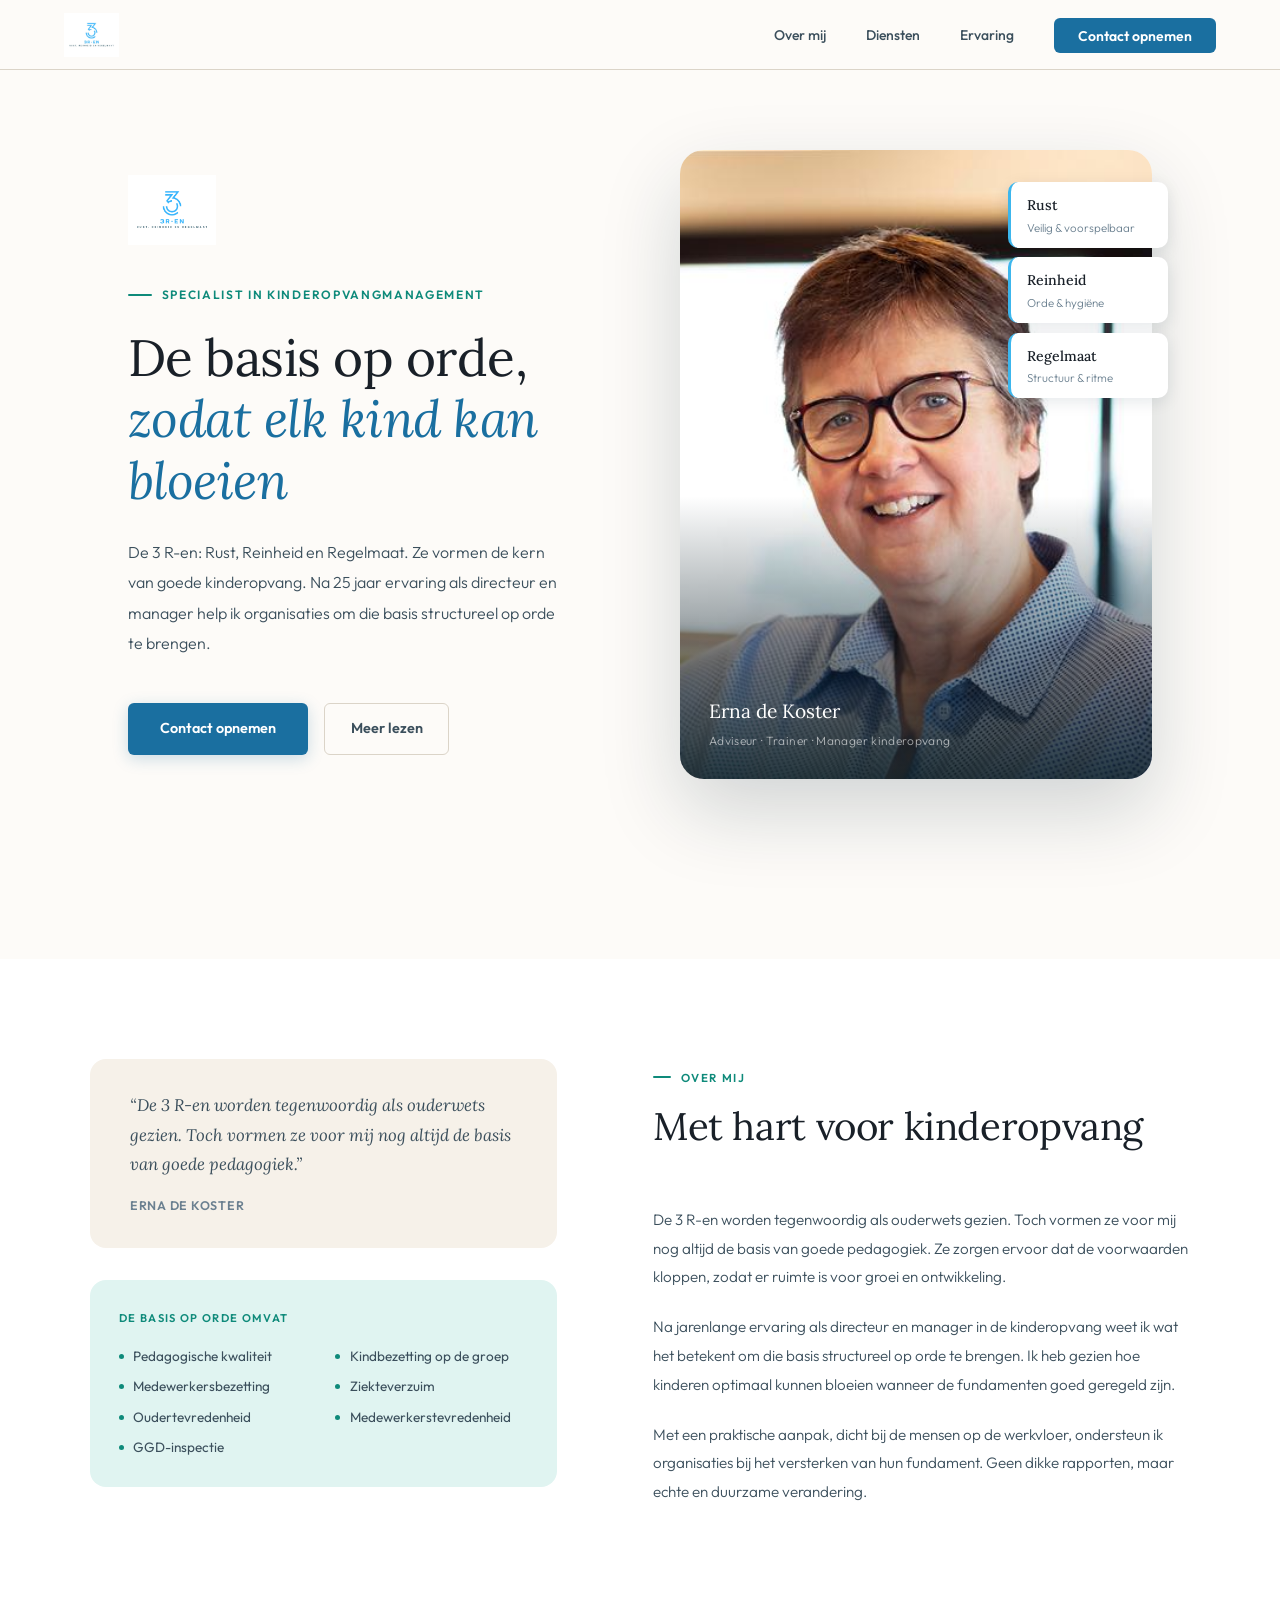
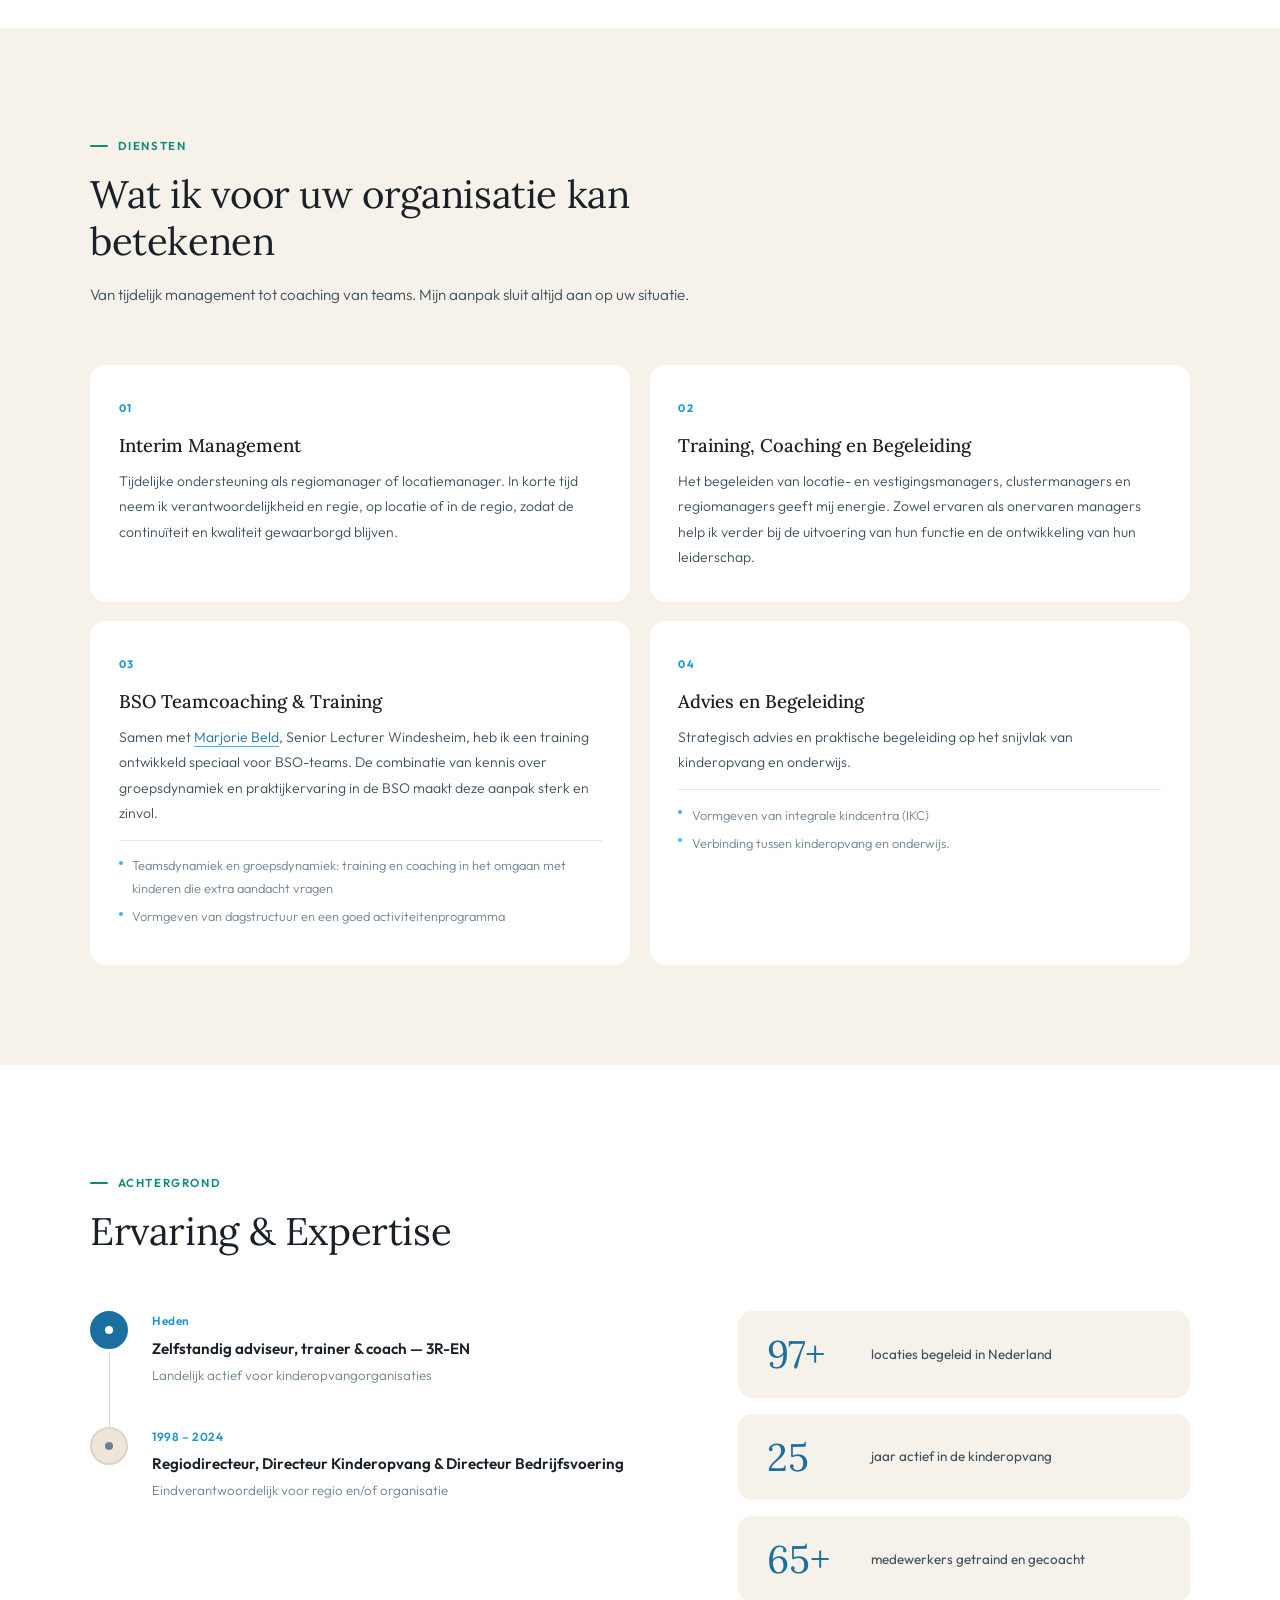
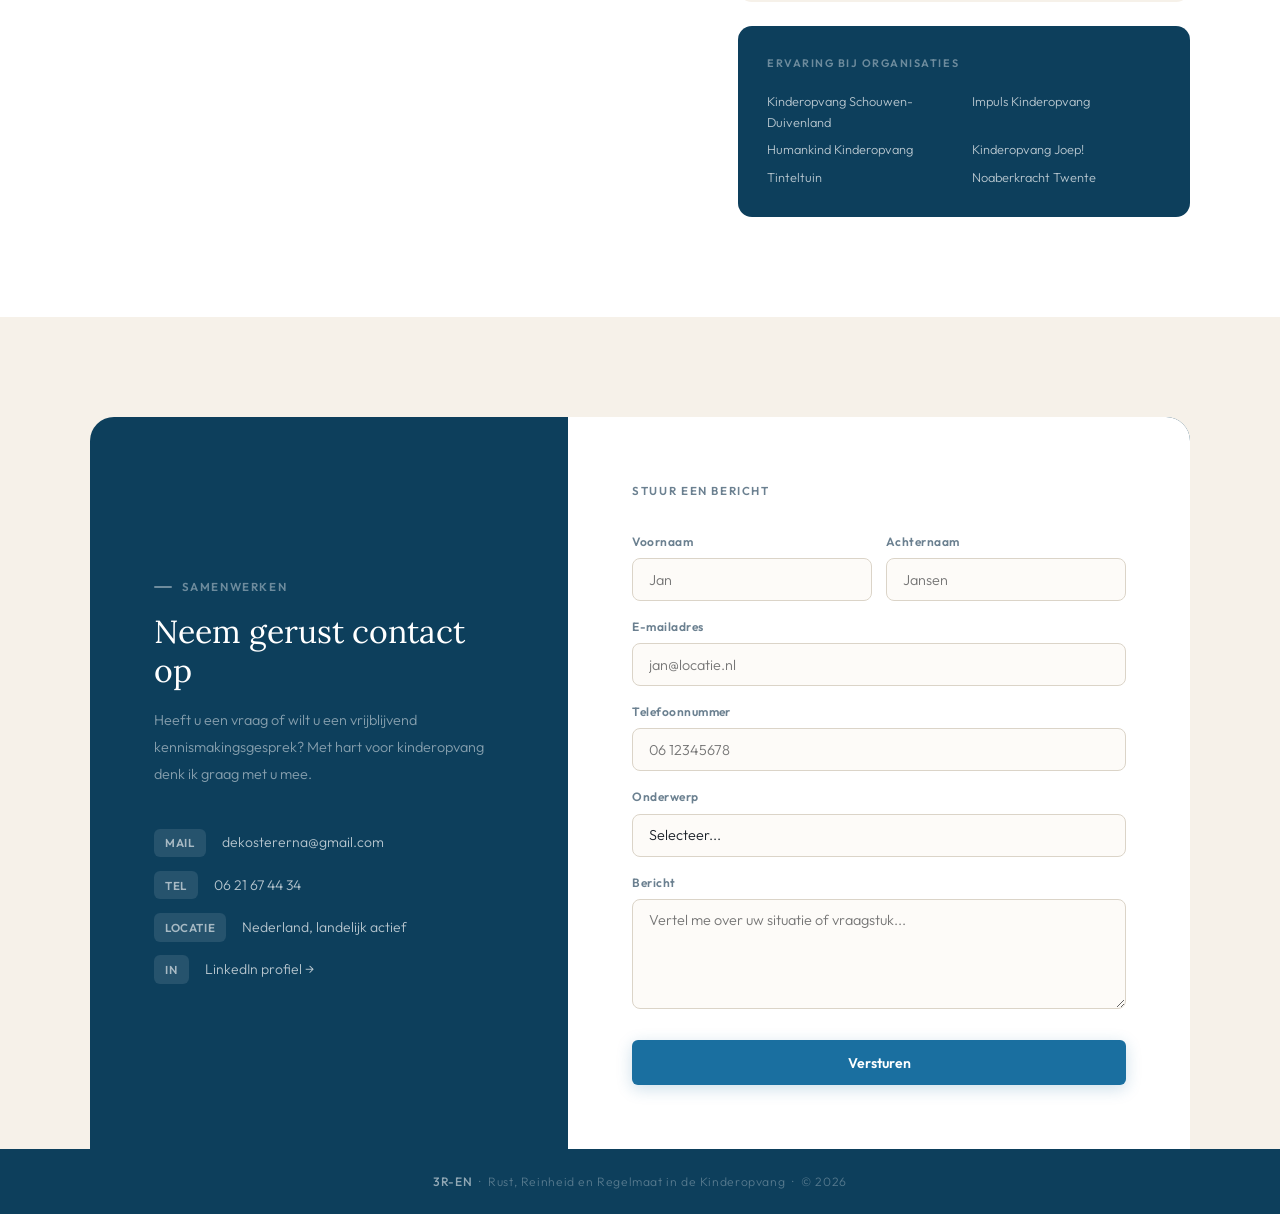
<file: index.html>
<!DOCTYPE html>
<html lang="nl">
<head>
  <meta charset="UTF-8" />
  <meta name="viewport" content="width=device-width, initial-scale=1.0" />
  <title>3R-EN | Interim Management, Training en Advies Kinderopvang</title>
  <meta name="description" content="Kinderopvang die écht werkt. Vanuit 25 jaar praktijkervaring help ik organisaties door heel Nederland met interim management, training en advies. Praktisch, dicht bij de werkvloer en gericht op duurzame verandering." />
  <meta name="keywords" content="kinderopvang training, kinderopvang advies, interim management kinderopvang, BSO teamcoaching, kinderopvang management, integrale kindcentra, kinderopvang consultant, trainer kinderopvang Nederland" />
  <meta name="author" content="Erna de Koster - 3R-EN" />
  <meta property="og:title" content="3R-EN | Training en Advies voor Kinderopvang" />
  <meta property="og:description" content="Kinderopvang die écht werkt. Vanuit 25 jaar praktijkervaring help ik organisaties door heel Nederland met interim management, training en advies." />
  <meta property="og:url" content="https://3r-en.nl" />
  <meta property="og:type" content="website" />
  <link rel="preconnect" href="https://fonts.googleapis.com" />
  <link rel="preconnect" href="https://fonts.gstatic.com" crossorigin />
  <link href="https://fonts.googleapis.com/css2?family=Lora:ital,wght@0,400;0,500;1,400;1,500&family=Outfit:wght@300;400;500;600&display=swap" rel="stylesheet" />
  <link rel="icon" href="images/favicon.ico" type="image/x-icon" />
  <link rel="stylesheet" href="css/style.css" />
</head>
<body>

<nav>
  <div class="nav-logo"><img src="images/logo.jpeg" alt="3R-EN" /></div>
  <button class="nav-hamburger" onclick="toggleMenu()" aria-label="Menu openen">&#9776;</button>
  <ul class="nav-links" id="nav-links">
    <li><a href="#over-mij">Over mij</a></li>
    <li><a href="#diensten">Diensten</a></li>
    <li><a href="#ervaring">Ervaring</a></li>
    <li><a href="#contact" class="nav-cta">Contact opnemen</a></li>
  </ul>
</nav>

<section class="hero" id="home">
  <div class="hero-inner">
    <div class="hero-text">
      <div class="hero-logo">
        <img src="images/logo-nav.jpeg" alt="3R-EN logo" />
      </div>
      <div class="hero-eyebrow">Specialist in kinderopvangmanagement</div>
      <h1>De basis op orde,<br><em>zodat elk kind kan bloeien</em></h1>
      <p class="hero-lead">De 3 R-en: Rust, Reinheid en Regelmaat. Ze vormen de kern van goede kinderopvang. Na 25 jaar ervaring als directeur en manager help ik organisaties om die basis structureel op orde te brengen.</p>
      <div class="hero-actions">
        <a href="#contact" class="btn btn-primary">Contact opnemen</a>
        <a href="#over-mij" class="btn btn-ghost">Meer lezen</a>
      </div>
    </div>
    <div class="hero-photo-wrap">
      <div class="hero-photo-card">
        <img src="images/foto-erna.jpeg" alt="Erna de Koster" />
        <div class="hero-photo-badge">
          <div class="hero-photo-name">Erna de Koster</div>
          <div class="hero-photo-role">Adviseur &middot; Trainer &middot; Manager kinderopvang</div>
        </div>
      </div>
      <div class="hero-pillars">
        <div class="pillar-chip">
          <div class="pillar-chip-name">Rust</div>
          <div class="pillar-chip-desc">Veilig &amp; voorspelbaar</div>
        </div>
        <div class="pillar-chip">
          <div class="pillar-chip-name">Reinheid</div>
          <div class="pillar-chip-desc">Orde &amp; hygi&euml;ne</div>
        </div>
        <div class="pillar-chip">
          <div class="pillar-chip-name">Regelmaat</div>
          <div class="pillar-chip-desc">Structuur &amp; ritme</div>
        </div>
      </div>
    </div>
  </div>
</section>

<section class="about" id="over-mij">
  <div class="container">
    <div class="about-grid">
      <div class="about-left fade">
        <div class="quote-block">
          <div class="quote-text">&ldquo;De 3 R-en worden tegenwoordig als ouderwets gezien. Toch vormen ze voor mij nog altijd de basis van goede pedagogiek.&rdquo;</div>
          <div class="quote-attr">Erna de Koster</div>
        </div>
        <div class="basis-block">
          <div class="basis-label">De basis op orde omvat</div>
          <ul class="basis-list">
            <li>Pedagogische kwaliteit</li>
            <li>Kindbezetting op de groep</li>
            <li>Medewerkersbezetting</li>
            <li>Ziekteverzuim</li>
            <li>Oudertevredenheid</li>
            <li>Medewerkerstevredenheid</li>
            <li>GGD-inspectie</li>
          </ul>
        </div>
      </div>
      <div class="about-content fade d1">
        <div class="kicker">Over mij</div>
        <h2 class="section-title">Met hart voor kinderopvang</h2>
        <p>De 3 R-en worden tegenwoordig als ouderwets gezien. Toch vormen ze voor mij nog altijd de basis van goede pedagogiek. Ze zorgen ervoor dat de voorwaarden kloppen, zodat er ruimte is voor groei en ontwikkeling.</p>
        <p>Na jarenlange ervaring als directeur en manager in de kinderopvang weet ik wat het betekent om die basis structureel op orde te brengen. Ik heb gezien hoe kinderen optimaal kunnen bloeien wanneer de fundamenten goed geregeld zijn.</p>
        <p>Met een praktische aanpak, dicht bij de mensen op de werkvloer, ondersteun ik organisaties bij het versterken van hun fundament. Geen dikke rapporten, maar echte en duurzame verandering.</p>
      </div>
    </div>
  </div>
</section>

<section class="services" id="diensten">
  <div class="container">
    <div class="services-header fade">
      <div class="kicker">Diensten</div>
      <h2 class="section-title" style="margin-bottom:0.5rem">Wat ik voor uw organisatie kan betekenen</h2>
      <p style="font-size:0.95rem;color:var(--ink-mid);font-weight:300;line-height:1.85;margin-top:1rem">Van tijdelijk management tot coaching van teams. Mijn aanpak sluit altijd aan op uw situatie.</p>
    </div>
    <div class="diensten-grid">
      <div class="dienst fade">
        <div class="dienst-num">01</div>
        <div class="dienst-title">Interim Management</div>
        <div class="dienst-body">Tijdelijke ondersteuning als regiomanager of locatiemanager. In korte tijd neem ik verantwoordelijkheid en regie, op locatie of in de regio, zodat de continuïteit en kwaliteit gewaarborgd blijven.</div>
      </div>
      <div class="dienst fade d1">
        <div class="dienst-num">02</div>
        <div class="dienst-title">Training, Coaching en Begeleiding</div>
        <div class="dienst-body">Het begeleiden van locatie- en vestigingsmanagers, clustermanagers en regiomanagers geeft mij energie. Zowel ervaren als onervaren managers help ik verder bij de uitvoering van hun functie en de ontwikkeling van hun leiderschap.</div>
      </div>
      <div class="dienst fade d1">
        <div class="dienst-num">03</div>
        <div class="dienst-title">BSO Teamcoaching &amp; Training</div>
        <div class="dienst-body">
          Samen met <a href="https://www.linkedin.com/in/marjoriebeld/" target="_blank" style="color:var(--blue-dark);text-decoration:none;border-bottom:1px solid var(--blue);">Marjorie Beld</a>, Senior Lecturer Windesheim, heb ik een training ontwikkeld speciaal voor BSO-teams. De combinatie van kennis over groepsdynamiek en praktijkervaring in de BSO maakt deze aanpak sterk en zinvol.
          <div class="dienst-sub">
            <p>Teamsdynamiek en groepsdynamiek: training en coaching in het omgaan met kinderen die extra aandacht vragen</p>
            <p>Vormgeven van dagstructuur en een goed activiteitenprogramma</p>
          </div>
        </div>
      </div>
      <div class="dienst fade d2">
        <div class="dienst-num">04</div>
        <div class="dienst-title">Advies en Begeleiding</div>
        <div class="dienst-body">
          Strategisch advies en praktische begeleiding op het snijvlak van kinderopvang en onderwijs.
          <div class="dienst-sub">
            <p>Vormgeven van integrale kindcentra (IKC)</p>
            <p>Verbinding tussen kinderopvang en onderwijs.</p>
          </div>
        </div>
      </div>
    </div>
  </div>
</section>

<section class="experience" id="ervaring">
  <div class="container">
    <div class="kicker fade">Achtergrond</div>
    <h2 class="section-title fade d1">Ervaring &amp; Expertise</h2>
    <div class="exp-grid">
      <div class="timeline">
        <div class="tl-item fade">
          <div class="tl-dot"><div class="tl-dot-inner"></div></div>
          <div>
            <div class="tl-year">Heden</div>
            <div class="tl-title">Zelfstandig adviseur, trainer &amp; coach &mdash; 3R-EN</div>
            <div class="tl-sub">Landelijk actief voor kinderopvangorganisaties</div>
          </div>
        </div>
        <div class="tl-item fade d1">
          <div class="tl-dot"><div class="tl-dot-inner"></div></div>
          <div>
            <div class="tl-year">1998 &ndash; 2024</div>
            <div class="tl-title">Regiodirecteur, Directeur Kinderopvang &amp; Directeur Bedrijfsvoering</div>
            <div class="tl-sub">Eindverantwoordelijk voor regio en/of organisatie</div>
          </div>
        </div>
      </div>
      <div class="stats-right fade d1">
        <div class="stat-row">
          <div class="stat-n">97+</div>
          <div class="stat-l">locaties begeleid in Nederland</div>
        </div>
        <div class="stat-row">
          <div class="stat-n">25</div>
          <div class="stat-l">jaar actief in de kinderopvang</div>
        </div>
        <div class="stat-row">
          <div class="stat-n">65+</div>
          <div class="stat-l">medewerkers getraind en gecoacht</div>
        </div>
        <div class="orgs-panel">
          <div class="orgs-label">Ervaring bij organisaties</div>
          <div class="orgs-grid">
            <span>Kinderopvang Schouwen-Duivenland</span>
            <span>Impuls Kinderopvang</span>
            <span>Humankind Kinderopvang</span>
            <span>Kinderopvang Joep!</span>
            <span>Tinteltuin</span>
            <span>Noaberkracht Twente</span>
          </div>
        </div>
      </div>
    </div>
  </div>
</section>

<section class="contact" id="contact" style="padding-bottom:0">
  <div class="container">
    <div class="contact-wrap fade">
      <div class="contact-left">
        <div>
          <div class="kicker">Samenwerken</div>
          <h2>Neem gerust contact op</h2>
          <p>Heeft u een vraag of wilt u een vrijblijvend kennismakingsgesprek? Met hart voor kinderopvang denk ik graag met u mee.</p>
          <div class="contact-detail"><div class="detail-pill">Mail</div> dekostererna@gmail.com</div>
          <div class="contact-detail"><div class="detail-pill">Tel</div> 06 21 67 44 34</div>
          <div class="contact-detail"><div class="detail-pill">Locatie</div> Nederland, landelijk actief</div>
          <div class="contact-detail"><div class="detail-pill">in</div>
            <a href="https://www.linkedin.com/in/erna-de-koster-b9a482315/" target="_blank" style="color:rgba(255,255,255,0.7);text-decoration:none;">LinkedIn profiel &rarr;</a>
          </div>
        </div>
      </div>
      <div class="contact-right">
        <h3>Stuur een bericht</h3>
        <form action="https://formspree.io/f/xeedpyaw" method="POST">
          <div class="form-row">
            <div class="form-group"><label>Voornaam</label><input type="text" name="voornaam" placeholder="Jan" required /></div>
            <div class="form-group"><label>Achternaam</label><input type="text" name="achternaam" placeholder="Jansen" required /></div>
          </div>
          <div class="form-group"><label>E-mailadres</label><input type="email" name="email" placeholder="jan@locatie.nl" required /></div>
          <div class="form-group"><label>Telefoonnummer</label><input type="tel" name="telefoonnummer" placeholder="06 12345678" /></div>
          <div class="form-group">
            <label>Onderwerp</label>
            <select name="onderwerp" required>
              <option value="">Selecteer...</option>
              <option>Interim Management</option>
              <option>Training, Coaching en Begeleiding</option>
              <option>BSO Teamcoaching</option>
              <option>Advies en Begeleiding</option>
              <option>Integrale Kindcentra</option>
              <option>Anders</option>
            </select>
          </div>
          <div class="form-group"><label>Bericht</label><textarea name="bericht" placeholder="Vertel me over uw situatie of vraagstuk..." required></textarea></div>
          <button class="btn btn-primary form-submit" type="submit">Versturen</button>
        </form>
      </div>
    </div>
  </div>
</section>

<footer>
  <strong>3R-EN</strong> &nbsp;&middot;&nbsp; Rust, Reinheid en Regelmaat in de Kinderopvang &nbsp;&middot;&nbsp; &copy; 2026
</footer>
<script src="js/main.js"></script>
</body>
</html>
</file>
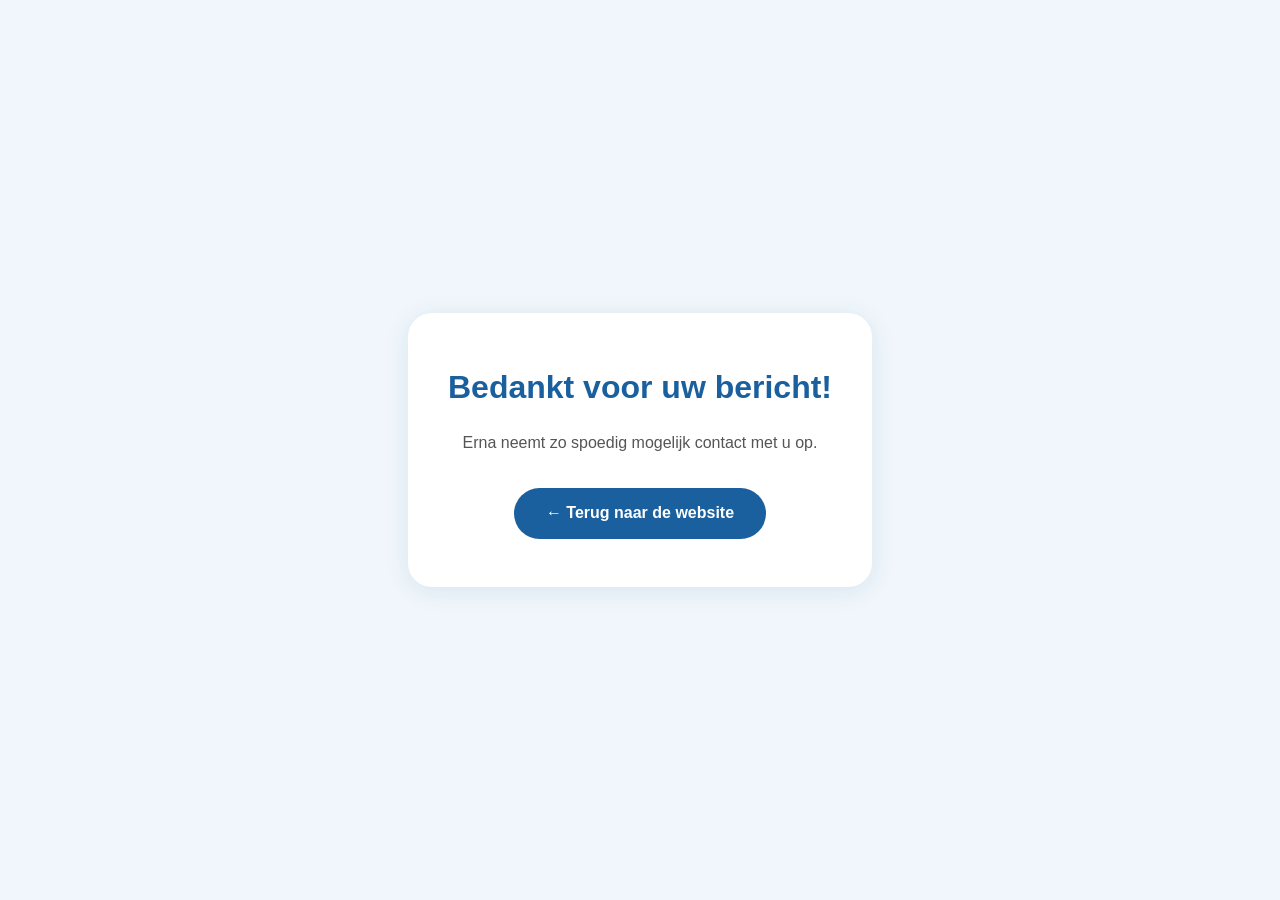
<file: bedankt.html>
<!DOCTYPE html>
<html lang="nl">
<head>
  <meta charset="UTF-8" />
  <meta name="viewport" content="width=device-width, initial-scale=1.0" />
  <title>Bedankt | 3R-EN</title>
  <link rel="stylesheet" href="css/style.css" />
  <style>
    body { display:flex; align-items:center; justify-content:center; min-height:100vh; background:#f0f6fb; }
    .bedankt-box { text-align:center; background:#fff; padding:3rem 2.5rem; border-radius:1.5rem; box-shadow:0 4px 24px rgba(30,90,150,0.10); max-width:480px; }
    .bedankt-box h1 { color:#1a5f9e; margin-bottom:1rem; }
    .bedankt-box p { color:#555; margin-bottom:2rem; }
    .bedankt-box a { display:inline-block; background:#1a5f9e; color:#fff; padding:0.75rem 2rem; border-radius:2rem; text-decoration:none; font-weight:600; }
    .bedankt-box a:hover { background:#154d82; }
  </style>
</head>
<body>
  <div class="bedankt-box">
    <h1>Bedankt voor uw bericht!</h1>
    <p>Erna neemt zo spoedig mogelijk contact met u op.</p>
    <a href="index.html">← Terug naar de website</a>
  </div>
</body>
</html>
</file>
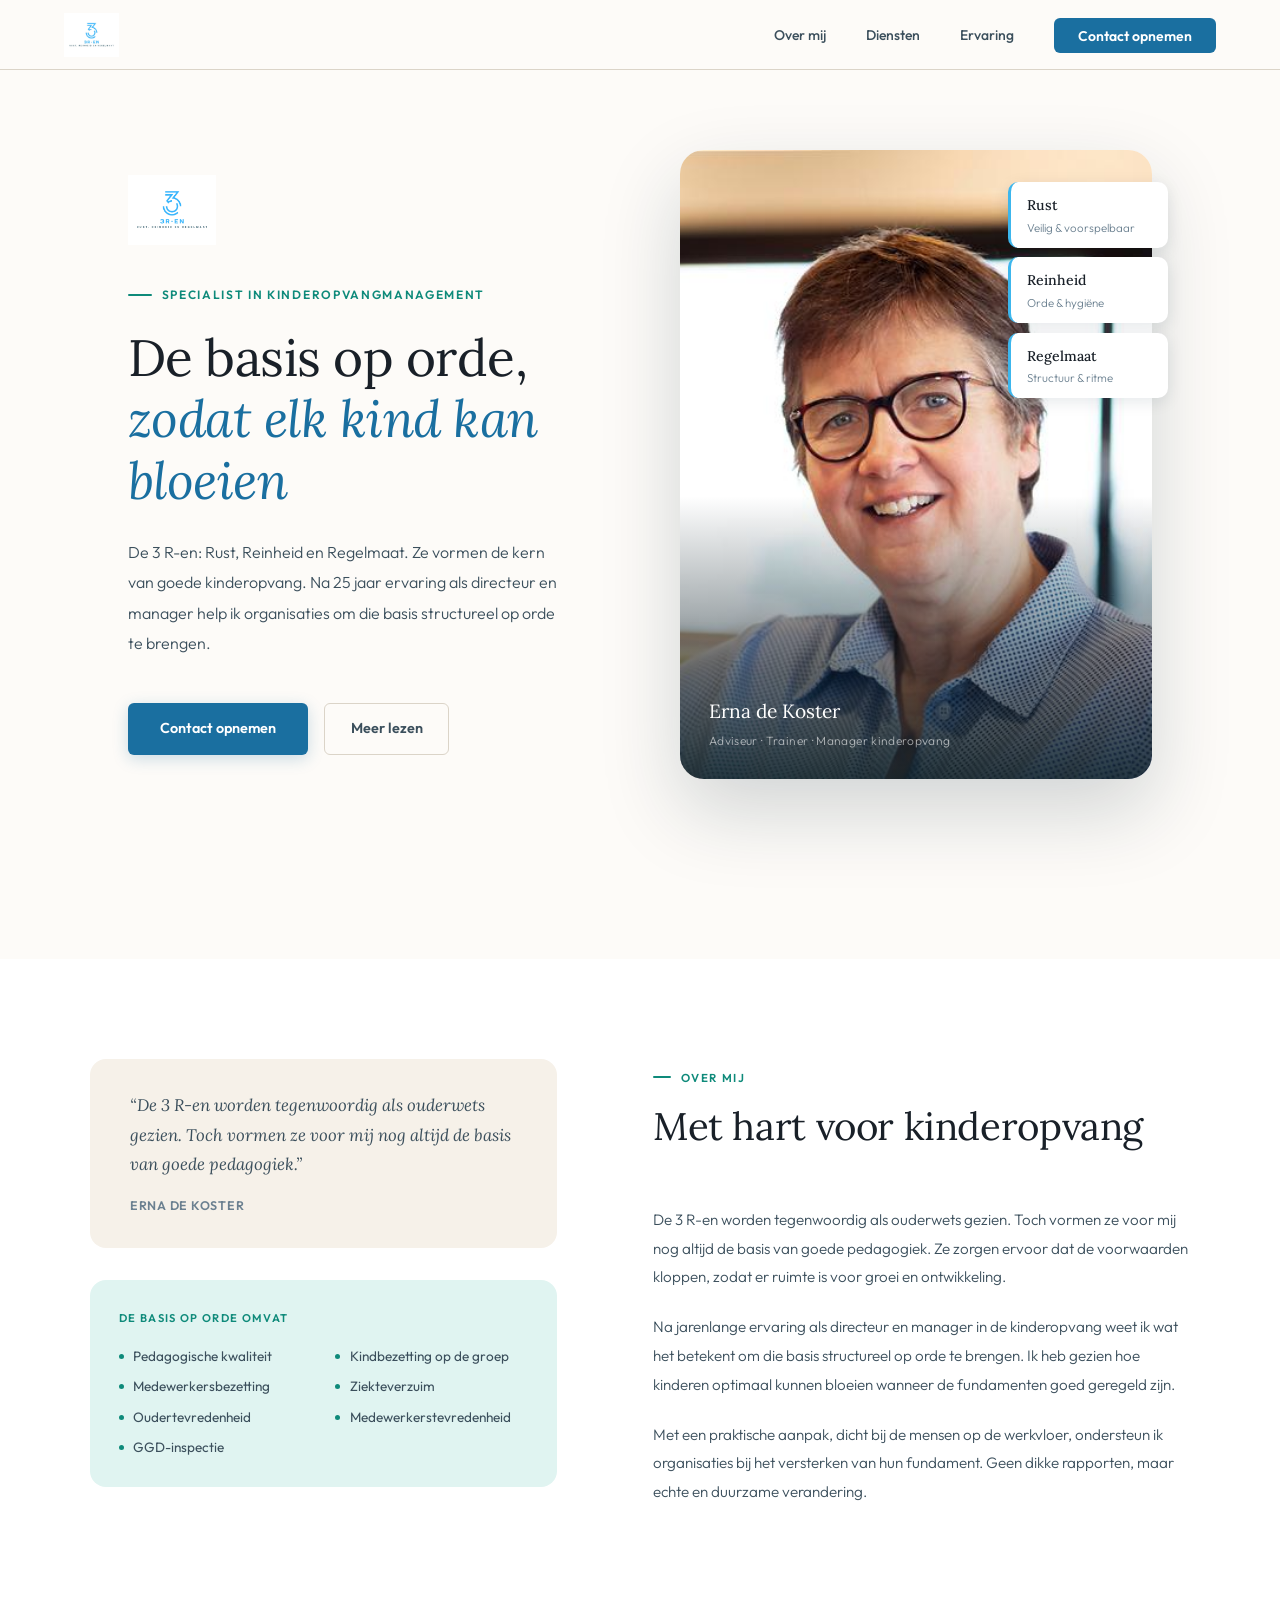
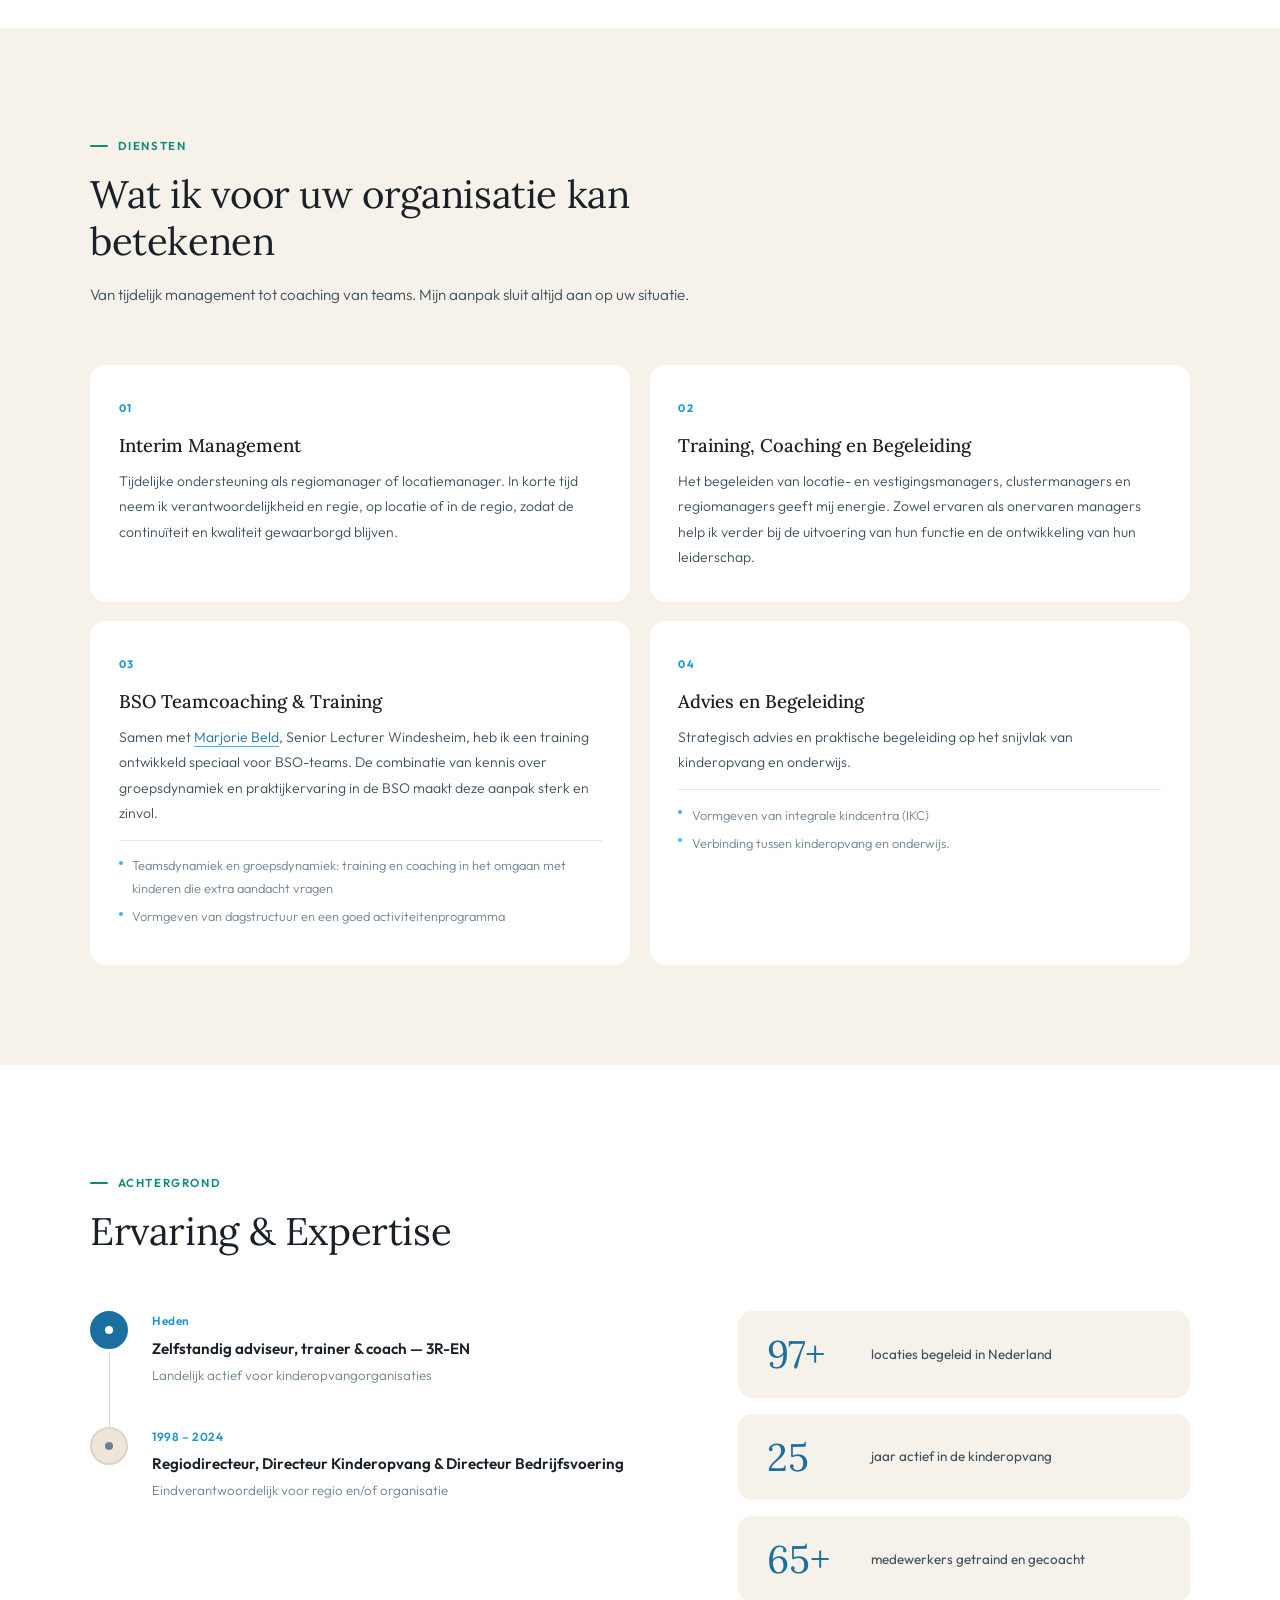
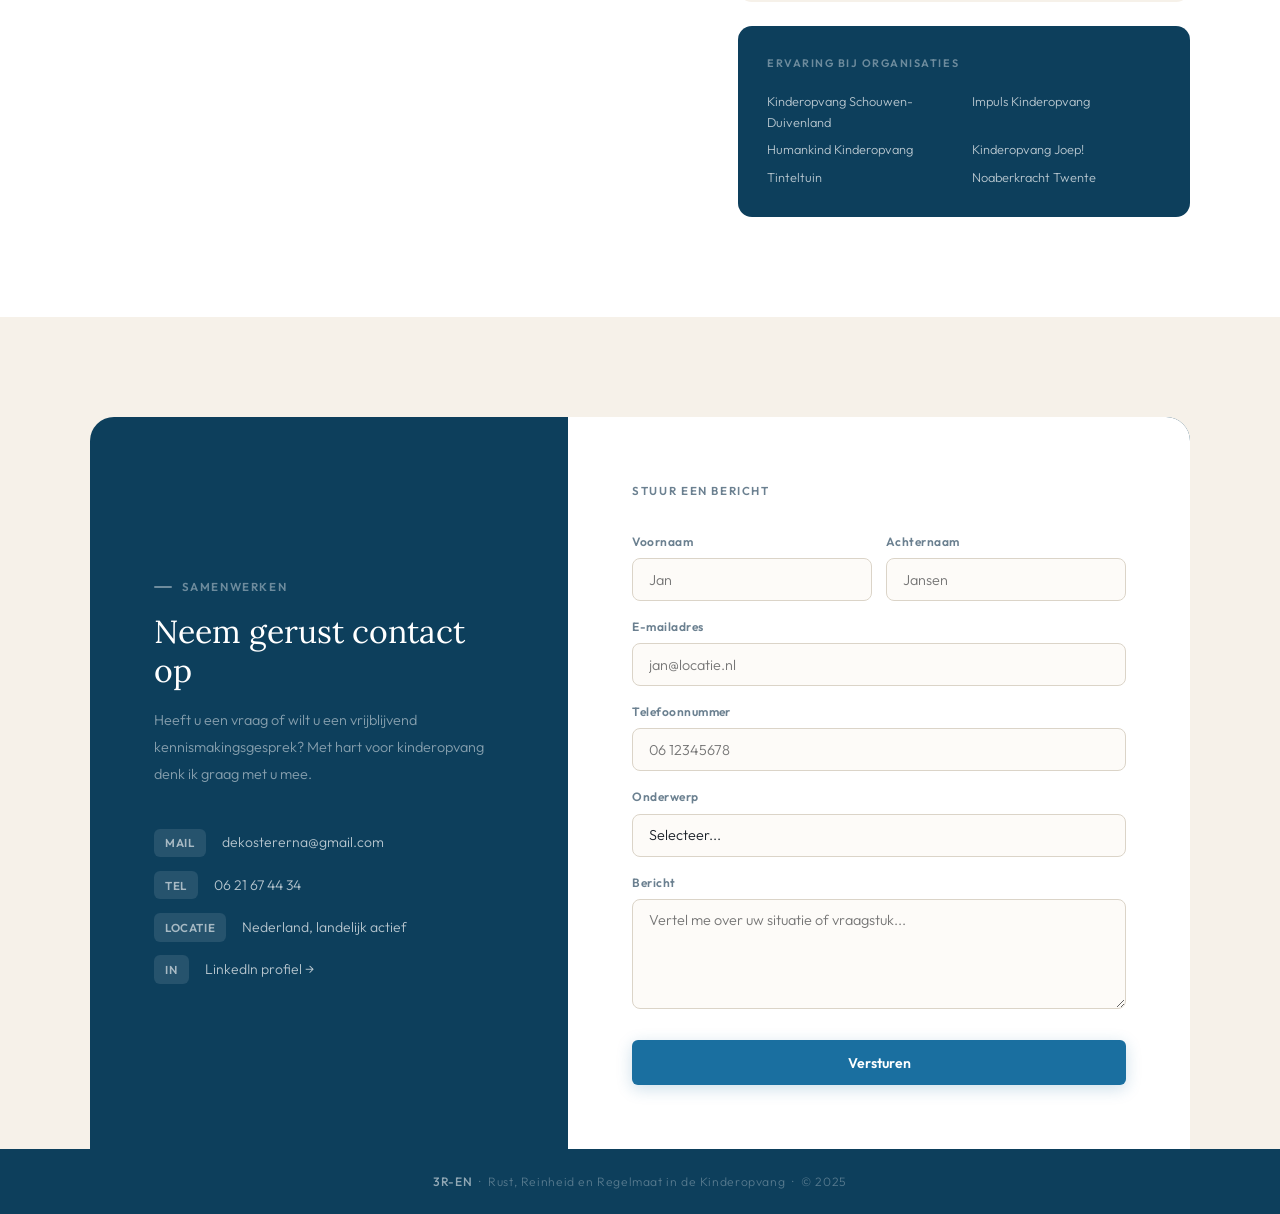
<file: index (1).html>
<!DOCTYPE html>
<html lang="nl">
<head>
  <meta charset="UTF-8" />
  <meta name="viewport" content="width=device-width, initial-scale=1.0" />
  <title>3R-EN | Interim Management, Training en Advies Kinderopvang</title>
  <meta name="description" content="Kinderopvang die écht werkt. Vanuit 25 jaar praktijkervaring help ik organisaties door heel Nederland met interim management, training en advies. Praktisch, dicht bij de werkvloer en gericht op duurzame verandering." />
  <meta name="keywords" content="kinderopvang training, kinderopvang advies, interim management kinderopvang, BSO teamcoaching, kinderopvang management, integrale kindcentra, kinderopvang consultant, trainer kinderopvang Nederland" />
  <meta name="author" content="Erna de Koster - 3R-EN" />
  <meta property="og:title" content="3R-EN | Training en Advies voor Kinderopvang" />
  <meta property="og:description" content="Kinderopvang die écht werkt. Vanuit 25 jaar praktijkervaring help ik organisaties door heel Nederland met interim management, training en advies." />
  <meta property="og:url" content="https://3r-en.nl" />
  <meta property="og:type" content="website" />
  <link rel="preconnect" href="https://fonts.googleapis.com" />
  <link rel="preconnect" href="https://fonts.gstatic.com" crossorigin />
  <link href="https://fonts.googleapis.com/css2?family=Lora:ital,wght@0,400;0,500;1,400;1,500&family=Outfit:wght@300;400;500;600&display=swap" rel="stylesheet" />
  <link rel="stylesheet" href="css/style.css" />
</head>
<body>

<nav>
  <div class="nav-logo"><img src="images/logo.jpeg" alt="3R-EN" /></div>
  <ul class="nav-links">
    <li><a href="#over-mij">Over mij</a></li>
    <li><a href="#diensten">Diensten</a></li>
    <li><a href="#ervaring">Ervaring</a></li>
    <li><a href="#contact" class="nav-cta">Contact opnemen</a></li>
  </ul>
</nav>

<section class="hero" id="home">
  <div class="hero-inner">
    <div class="hero-text">
      <div class="hero-logo">
        <img src="images/logo-nav.jpeg" alt="3R-EN logo" />
      </div>
      <div class="hero-eyebrow">Specialist in kinderopvangmanagement</div>
      <h1>De basis op orde,<br><em>zodat elk kind kan bloeien</em></h1>
      <p class="hero-lead">De 3 R-en: Rust, Reinheid en Regelmaat. Ze vormen de kern van goede kinderopvang. Na 25 jaar ervaring als directeur en manager help ik organisaties om die basis structureel op orde te brengen.</p>
      <div class="hero-actions">
        <a href="#contact" class="btn btn-primary">Contact opnemen</a>
        <a href="#over-mij" class="btn btn-ghost">Meer lezen</a>
      </div>
    </div>
    <div class="hero-photo-wrap">
      <div class="hero-photo-card">
        <img src="images/foto-erna.jpeg" alt="Erna de Koster" />
        <div class="hero-photo-badge">
          <div class="hero-photo-name">Erna de Koster</div>
          <div class="hero-photo-role">Adviseur &middot; Trainer &middot; Manager kinderopvang</div>
        </div>
      </div>
      <div class="hero-pillars">
        <div class="pillar-chip">
          <div class="pillar-chip-name">Rust</div>
          <div class="pillar-chip-desc">Veilig &amp; voorspelbaar</div>
        </div>
        <div class="pillar-chip">
          <div class="pillar-chip-name">Reinheid</div>
          <div class="pillar-chip-desc">Orde &amp; hygi&euml;ne</div>
        </div>
        <div class="pillar-chip">
          <div class="pillar-chip-name">Regelmaat</div>
          <div class="pillar-chip-desc">Structuur &amp; ritme</div>
        </div>
      </div>
    </div>
  </div>
</section>

<section class="about" id="over-mij">
  <div class="container">
    <div class="about-grid">
      <div class="about-left fade">
        <div class="quote-block">
          <div class="quote-text">&ldquo;De 3 R-en worden tegenwoordig als ouderwets gezien. Toch vormen ze voor mij nog altijd de basis van goede pedagogiek.&rdquo;</div>
          <div class="quote-attr">Erna de Koster</div>
        </div>
        <div class="basis-block">
          <div class="basis-label">De basis op orde omvat</div>
          <ul class="basis-list">
            <li>Pedagogische kwaliteit</li>
            <li>Kindbezetting op de groep</li>
            <li>Medewerkersbezetting</li>
            <li>Ziekteverzuim</li>
            <li>Oudertevredenheid</li>
            <li>Medewerkerstevredenheid</li>
            <li>GGD-inspectie</li>
          </ul>
        </div>
      </div>
      <div class="about-content fade d1">
        <div class="kicker">Over mij</div>
        <h2 class="section-title">Met hart voor kinderopvang</h2>
        <p>De 3 R-en worden tegenwoordig als ouderwets gezien. Toch vormen ze voor mij nog altijd de basis van goede pedagogiek. Ze zorgen ervoor dat de voorwaarden kloppen, zodat er ruimte is voor groei en ontwikkeling.</p>
        <p>Na jarenlange ervaring als directeur en manager in de kinderopvang weet ik wat het betekent om die basis structureel op orde te brengen. Ik heb gezien hoe kinderen optimaal kunnen bloeien wanneer de fundamenten goed geregeld zijn.</p>
        <p>Met een praktische aanpak, dicht bij de mensen op de werkvloer, ondersteun ik organisaties bij het versterken van hun fundament. Geen dikke rapporten, maar echte en duurzame verandering.</p>
      </div>
    </div>
  </div>
</section>

<section class="services" id="diensten">
  <div class="container">
    <div class="services-header fade">
      <div class="kicker">Diensten</div>
      <h2 class="section-title" style="margin-bottom:0.5rem">Wat ik voor uw organisatie kan betekenen</h2>
      <p style="font-size:0.95rem;color:var(--ink-mid);font-weight:300;line-height:1.85;margin-top:1rem">Van tijdelijk management tot coaching van teams. Mijn aanpak sluit altijd aan op uw situatie.</p>
    </div>
    <div class="diensten-grid">
      <div class="dienst fade">
        <div class="dienst-num">01</div>
        <div class="dienst-title">Interim Management</div>
        <div class="dienst-body">Tijdelijke ondersteuning als regiomanager of locatiemanager. In korte tijd neem ik verantwoordelijkheid en regie, op locatie of in de regio, zodat de continuïteit en kwaliteit gewaarborgd blijven.</div>
      </div>
      <div class="dienst fade d1">
        <div class="dienst-num">02</div>
        <div class="dienst-title">Training, Coaching en Begeleiding</div>
        <div class="dienst-body">Het begeleiden van locatie- en vestigingsmanagers, clustermanagers en regiomanagers geeft mij energie. Zowel ervaren als onervaren managers help ik verder bij de uitvoering van hun functie en de ontwikkeling van hun leiderschap.</div>
      </div>
      <div class="dienst fade d1">
        <div class="dienst-num">03</div>
        <div class="dienst-title">BSO Teamcoaching &amp; Training</div>
        <div class="dienst-body">
          Samen met <a href="https://www.linkedin.com/in/marjoriebeld/" target="_blank" style="color:var(--blue-dark);text-decoration:none;border-bottom:1px solid var(--blue);">Marjorie Beld</a>, Senior Lecturer Windesheim, heb ik een training ontwikkeld speciaal voor BSO-teams. De combinatie van kennis over groepsdynamiek en praktijkervaring in de BSO maakt deze aanpak sterk en zinvol.
          <div class="dienst-sub">
            <p>Teamsdynamiek en groepsdynamiek: training en coaching in het omgaan met kinderen die extra aandacht vragen</p>
            <p>Vormgeven van dagstructuur en een goed activiteitenprogramma</p>
          </div>
        </div>
      </div>
      <div class="dienst fade d2">
        <div class="dienst-num">04</div>
        <div class="dienst-title">Advies en Begeleiding</div>
        <div class="dienst-body">
          Strategisch advies en praktische begeleiding op het snijvlak van kinderopvang en onderwijs.
          <div class="dienst-sub">
            <p>Vormgeven van integrale kindcentra (IKC)</p>
            <p>Verbinding tussen kinderopvang en onderwijs.</p>
          </div>
        </div>
      </div>
    </div>
  </div>
</section>

<section class="experience" id="ervaring">
  <div class="container">
    <div class="kicker fade">Achtergrond</div>
    <h2 class="section-title fade d1">Ervaring &amp; Expertise</h2>
    <div class="exp-grid">
      <div class="timeline">
        <div class="tl-item fade">
          <div class="tl-dot"><div class="tl-dot-inner"></div></div>
          <div>
            <div class="tl-year">Heden</div>
            <div class="tl-title">Zelfstandig adviseur, trainer &amp; coach &mdash; 3R-EN</div>
            <div class="tl-sub">Landelijk actief voor kinderopvangorganisaties</div>
          </div>
        </div>
        <div class="tl-item fade d1">
          <div class="tl-dot"><div class="tl-dot-inner"></div></div>
          <div>
            <div class="tl-year">1998 &ndash; 2024</div>
            <div class="tl-title">Regiodirecteur, Directeur Kinderopvang &amp; Directeur Bedrijfsvoering</div>
            <div class="tl-sub">Eindverantwoordelijk voor regio en/of organisatie</div>
          </div>
        </div>
      </div>
      <div class="stats-right fade d1">
        <div class="stat-row">
          <div class="stat-n">97+</div>
          <div class="stat-l">locaties begeleid in Nederland</div>
        </div>
        <div class="stat-row">
          <div class="stat-n">25</div>
          <div class="stat-l">jaar actief in de kinderopvang</div>
        </div>
        <div class="stat-row">
          <div class="stat-n">65+</div>
          <div class="stat-l">medewerkers getraind en gecoacht</div>
        </div>
        <div class="orgs-panel">
          <div class="orgs-label">Ervaring bij organisaties</div>
          <div class="orgs-grid">
            <span>Kinderopvang Schouwen-Duivenland</span>
            <span>Impuls Kinderopvang</span>
            <span>Humankind Kinderopvang</span>
            <span>Kinderopvang Joep!</span>
            <span>Tinteltuin</span>
            <span>Noaberkracht Twente</span>
          </div>
        </div>
      </div>
    </div>
  </div>
</section>

<section class="contact" id="contact" style="padding-bottom:0">
  <div class="container">
    <div class="contact-wrap fade">
      <div class="contact-left">
        <div>
          <div class="kicker">Samenwerken</div>
          <h2>Neem gerust contact op</h2>
          <p>Heeft u een vraag of wilt u een vrijblijvend kennismakingsgesprek? Met hart voor kinderopvang denk ik graag met u mee.</p>
          <div class="contact-detail"><div class="detail-pill">Mail</div> dekostererna@gmail.com</div>
          <div class="contact-detail"><div class="detail-pill">Tel</div> 06 21 67 44 34</div>
          <div class="contact-detail"><div class="detail-pill">Locatie</div> Nederland, landelijk actief</div>
          <div class="contact-detail"><div class="detail-pill">in</div>
            <a href="https://www.linkedin.com/in/erna-de-koster-b9a482315/" target="_blank" style="color:rgba(255,255,255,0.7);text-decoration:none;">LinkedIn profiel &rarr;</a>
          </div>
        </div>
      </div>
      <div class="contact-right">
        <h3>Stuur een bericht</h3>
        <form action="https://formspree.io/f/xeedpyaw" method="POST">
          <input type="hidden" name="_next" value="https://3r-en.nl/bedankt.html" />
          <div class="form-row">
            <div class="form-group"><label>Voornaam</label><input type="text" name="voornaam" placeholder="Jan" required /></div>
            <div class="form-group"><label>Achternaam</label><input type="text" name="achternaam" placeholder="Jansen" required /></div>
          </div>
          <div class="form-group"><label>E-mailadres</label><input type="email" name="email" placeholder="jan@locatie.nl" required /></div>
          <div class="form-group"><label>Telefoonnummer</label><input type="tel" name="telefoonnummer" placeholder="06 12345678" /></div>
          <div class="form-group">
            <label>Onderwerp</label>
            <select name="onderwerp" required>
              <option value="">Selecteer...</option>
              <option>Interim Management</option>
              <option>Training, Coaching en Begeleiding</option>
              <option>BSO Teamcoaching</option>
              <option>Advies en Begeleiding</option>
              <option>Integrale Kindcentra</option>
              <option>Anders</option>
            </select>
          </div>
          <div class="form-group"><label>Bericht</label><textarea name="bericht" placeholder="Vertel me over uw situatie of vraagstuk..." required></textarea></div>
          <button class="btn btn-primary form-submit" type="submit">Versturen</button>
        </form>
      </div>
    </div>
  </div>
</section>

<footer>
  <strong>3R-EN</strong> &nbsp;&middot;&nbsp; Rust, Reinheid en Regelmaat in de Kinderopvang &nbsp;&middot;&nbsp; &copy; 2025
</footer>
<script src="js/main.js"></script>
</body>
</html>
</file>
<file: css/style.css>
:root {
      --blue: #3cb6ed;
      --blue-mid: #2095cc;
      --blue-dark: #1a6fa0;
      --blue-deep: #0d3f5c;
      --teal: #0e8a7a;
      --teal-light: #e0f4f1;
      --sand: #f6f1e9;
      --sand-mid: #ede6d9;
      --cream: #fdfbf8;
      --ink: #192028;
      --ink-mid: #3b4f5c;
      --ink-light: #6b8090;
      --rule: #dbd4c8;
      --white: #ffffff;
    }

    *, *::before, *::after { margin:0; padding:0; box-sizing:border-box; }
    html { scroll-behavior: smooth; }
    body { font-family: 'Outfit', sans-serif; color: var(--ink); background: var(--cream); font-weight: 400; line-height: 1.65; -webkit-font-smoothing: antialiased; }

    /* NAV */
    nav {
      position: fixed; top: 0; left: 0; right: 0; z-index: 200;
      height: 70px; background: var(--cream); border-bottom: 1px solid var(--rule);
      display: flex; align-items: center; padding: 0 4rem; justify-content: space-between;
    }
    .nav-logo img { height: 44px; width: auto; display: block; }
    .nav-links { display: flex; align-items: center; gap: 2.5rem; list-style: none; }
    .nav-links a { text-decoration: none; font-size: 0.875rem; font-weight: 500; color: var(--ink-mid); transition: color 0.2s; }
    .nav-links a:hover { color: var(--blue-dark); }
    .nav-cta {
      background: var(--blue-dark) !important; color: var(--white) !important;
      padding: 0.55rem 1.5rem; border-radius: 6px;
      font-weight: 600 !important;
      transition: background 0.2s !important;
    }
    .nav-cta:hover { background: var(--blue-deep) !important; }

    /* HERO */
    .hero {
      min-height: 100vh; padding-top: 70px;
      display: flex; align-items: center;
      background: var(--cream);
      position: relative; overflow: hidden;
    }
    .hero-bg-shape {
      position: absolute; top: 0; right: 0;
      width: 55%; height: 100%;
      background: var(--sand);
      clip-path: polygon(8% 0%, 100% 0%, 100% 100%, 0% 100%);
      z-index: 0;
    }
    .hero-inner {
      position: relative; z-index: 1;
      max-width: 1200px; margin: 0 auto; padding: 5rem 4rem;
      display: grid; grid-template-columns: 1fr 1fr;
      gap: 5rem; align-items: center; width: 100%;
    }
    .hero-logo {
      margin-bottom: 2.5rem;
    }
    .hero-logo img {
      height: 70px; width: auto; display: block;
    }
    .hero-eyebrow {
      font-size: 0.75rem; font-weight: 600; letter-spacing: 0.14em;
      text-transform: uppercase; color: var(--teal);
      margin-bottom: 1.4rem; display: flex; align-items: center; gap: 0.6rem;
    }
    .hero-eyebrow::before { content: ''; width: 24px; height: 2px; background: var(--teal); border-radius: 2px; }
    .hero h1 {
      font-family: 'Lora', serif;
      font-size: clamp(2.4rem, 4vw, 3.4rem);
      font-weight: 400; line-height: 1.2;
      color: var(--ink); margin-bottom: 1.6rem;
      letter-spacing: -0.01em;
    }
    .hero h1 em { font-style: italic; color: var(--blue-dark); }
    .hero-lead {
      font-size: 1rem; color: var(--ink-mid);
      max-width: 440px; margin-bottom: 2.8rem;
      font-weight: 300; line-height: 1.9;
    }
    .hero-actions { display: flex; gap: 1rem; flex-wrap: wrap; }

    .btn { display: inline-flex; align-items: center; gap: 0.4rem; text-decoration: none; font-family: 'Outfit', sans-serif; font-size: 0.9rem; font-weight: 600; border-radius: 6px; transition: all 0.2s; cursor: pointer; border: none; }
    .btn-primary { background: var(--blue-dark); color: var(--white); padding: 0.8rem 2rem; box-shadow: 0 4px 16px rgba(26,111,160,0.22); }
    .btn-primary:hover { background: var(--blue-deep); transform: translateY(-1px); box-shadow: 0 8px 24px rgba(26,111,160,0.3); }
    .btn-ghost { background: transparent; color: var(--ink-mid); padding: 0.8rem 1.6rem; border: 1.5px solid var(--rule); }
    .btn-ghost:hover { border-color: var(--blue-dark); color: var(--blue-dark); }

    /* Hero photo */
    .hero-photo-wrap {
      position: relative;
    }
    .hero-photo-card {
      border-radius: 24px; overflow: hidden;
      box-shadow: 0 32px 80px rgba(13,40,56,0.18);
      position: relative;
    }
    .hero-photo-card img {
      width: 100%; display: block;
      object-fit: cover; aspect-ratio: 3/4;
      object-position: center top;
    }
    .hero-photo-card::after {
      content: '';
      position: absolute; bottom: 0; left: 0; right: 0; height: 45%;
      background: linear-gradient(to top, rgba(13,32,40,0.88), transparent);
    }
    .hero-photo-badge {
      position: absolute; bottom: 0; left: 0; right: 0; z-index: 1;
      padding: 1.8rem;
    }
    .hero-photo-name { font-family: 'Lora', serif; font-size: 1.2rem; font-weight: 400; color: var(--white); margin-bottom: 0.2rem; }
    .hero-photo-role { font-size: 0.75rem; color: rgba(255,255,255,0.6); font-weight: 300; letter-spacing: 0.03em; }

    .hero-pillars {
      position: absolute; top: 2rem; right: -1rem;
      display: flex; flex-direction: column; gap: 0.6rem;
      width: 160px;
    }
    .pillar-chip {
      background: var(--white);
      border-radius: 10px;
      padding: 0.75rem 1rem;
      box-shadow: 0 4px 16px rgba(13,40,56,0.1);
      border-left: 3px solid var(--blue);
    }
    .pillar-chip-name { font-family: 'Lora', serif; font-size: 0.88rem; font-weight: 500; color: var(--ink); }
    .pillar-chip-desc { font-size: 0.72rem; color: var(--ink-light); font-weight: 300; line-height: 1.4; margin-top: 0.15rem; }

    /* SECTIONS */
    section { padding: 100px 4rem; }
    .container { max-width: 1100px; margin: 0 auto; }
    .kicker {
      display: inline-flex; align-items: center; gap: 0.6rem;
      font-size: 0.72rem; font-weight: 600; letter-spacing: 0.14em;
      text-transform: uppercase; color: var(--teal); margin-bottom: 1rem;
    }
    .kicker::before { content: ''; width: 18px; height: 2px; background: var(--teal); border-radius: 2px; flex-shrink:0; }
    .section-title {
      font-family: 'Lora', serif;
      font-size: clamp(1.9rem, 3vw, 2.6rem);
      font-weight: 400; color: var(--ink);
      line-height: 1.22; margin-bottom: 3.5rem;
      letter-spacing: -0.01em;
    }

    /* ABOUT */
    .about { background: var(--white); }
    .about-grid { display: grid; grid-template-columns: 1fr 1.15fr; gap: 6rem; align-items: start; }

    .about-left { display: flex; flex-direction: column; gap: 2rem; }

    .quote-block {
      background: var(--sand); border-radius: 16px;
      padding: 2rem; position: relative;
    }
    .quote-block::before { display: none; }
    .quote-text {
      font-family: 'Lora', serif; font-size: 1.05rem; font-style: italic;
      color: var(--ink-mid); line-height: 1.75;
      padding-left: 0.5rem;
    }
    .quote-attr {
      margin-top: 1rem; font-size: 0.78rem; font-weight: 600;
      letter-spacing: 0.06em; color: var(--ink-light);
      text-transform: uppercase; padding-left: 0.5rem;
    }

    .basis-block {
      background: var(--teal-light); border-radius: 16px; padding: 1.8rem;
    }
    .basis-label { font-size: 0.7rem; font-weight: 600; letter-spacing: 0.12em; text-transform: uppercase; color: var(--teal); margin-bottom: 1.1rem; }
    .basis-list { display: grid; grid-template-columns: 1fr 1fr; gap: 0.5rem 1.5rem; list-style: none; }
    .basis-list li { font-size: 0.85rem; color: var(--ink-mid); font-weight: 400; display: flex; align-items: center; gap: 0.6rem; }
    .basis-list li::before { content: ''; width: 5px; height: 5px; background: var(--teal); border-radius: 50%; flex-shrink: 0; }

    .about-content p { font-size: 0.95rem; color: var(--ink-mid); font-weight: 300; line-height: 1.9; margin-bottom: 1.3rem; }

    /* DIENSTEN */
    .services { background: var(--sand); }
    .services-header { max-width: 640px; margin-bottom: 3.5rem; }

    .diensten-grid { display: grid; grid-template-columns: repeat(2, 1fr); gap: 1.2rem; }
    .dienst {
      background: var(--white); border-radius: 16px;
      padding: 2rem 1.8rem;
      transition: transform 0.22s, box-shadow 0.22s;
      border-top: 3px solid transparent;
    }
    .dienst:hover { transform: translateY(-4px); box-shadow: 0 20px 50px rgba(13,40,56,0.1); border-top-color: var(--blue); }
    .dienst-num { font-size: 0.68rem; font-weight: 700; letter-spacing: 0.12em; color: var(--blue-mid); margin-bottom: 1rem; }
    .dienst-title { font-family: 'Lora', serif; font-size: 1.15rem; font-weight: 500; color: var(--ink); margin-bottom: 0.7rem; line-height: 1.3; }
    .dienst-body { font-size: 0.875rem; color: var(--ink-mid); font-weight: 300; line-height: 1.8; }
    .dienst-sub { margin-top: 0.85rem; padding-top: 0.85rem; border-top: 1px solid var(--sand-mid); }
    .dienst-sub p { font-size: 0.8rem; color: var(--ink-light); margin-bottom: 0.3rem; padding-left: 0.85rem; position: relative; }
    .dienst-sub p::before { content:''; position:absolute; left:0; top:0.52em; width:4px; height:4px; background:var(--blue); border-radius:50%; }

    /* ERVARING */
    .experience { background: var(--white); }
    .exp-grid { display: grid; grid-template-columns: 1.1fr 0.9fr; gap: 6rem; align-items: start; }

    .tl-item { display: flex; gap: 1.5rem; padding-bottom: 2.5rem; position: relative; }
    .tl-item:not(:last-child)::after { content:''; position:absolute; left:19px; top:42px; bottom:0; width:1px; background:var(--rule); }
    .tl-dot { width:38px; height:38px; border-radius:50%; background:var(--sand-mid); border:2px solid var(--rule); display:flex; align-items:center; justify-content:center; flex-shrink:0; }
    .tl-item:first-child .tl-dot { background:var(--blue-dark); border-color:var(--blue-dark); }
    .tl-dot-inner { width:8px; height:8px; border-radius:50%; background:var(--ink-light); }
    .tl-item:first-child .tl-dot-inner { background:var(--white); }
    .tl-year { font-size:0.74rem; font-weight:600; color:var(--blue-mid); letter-spacing:0.05em; margin-bottom:0.3rem; }
    .tl-title { font-size:0.95rem; font-weight:600; color:var(--ink); margin-bottom:0.25rem; }
    .tl-sub { font-size:0.83rem; color:var(--ink-light); font-weight:300; }

    .stats-right { display: flex; flex-direction: column; gap: 1rem; }
    .stat-row {
      display: flex; align-items: center; gap: 1.5rem;
      padding: 1.5rem 1.8rem; background: var(--sand);
      border-radius: 14px;
    }
    .stat-n { font-family: 'Lora', serif; font-size: 2.4rem; font-weight: 400; color: var(--blue-dark); line-height: 1; white-space: nowrap; min-width: 80px; }
    .stat-l { font-size: 0.84rem; color: var(--ink-mid); font-weight: 400; line-height: 1.4; }

    .orgs-panel {
      background: var(--blue-deep); border-radius: 14px;
      padding: 1.8rem; margin-top: 0.5rem;
    }
    .orgs-label { font-size: 0.68rem; font-weight: 600; letter-spacing: 0.14em; text-transform: uppercase; color: rgba(255,255,255,0.4); margin-bottom: 1.1rem; }
    .orgs-grid { display: grid; grid-template-columns: 1fr 1fr; gap: 0.4rem 1rem; }
    .orgs-grid span { font-size: 0.8rem; color: rgba(255,255,255,0.7); font-weight: 300; }

    /* CONTACT */
    .contact { background: var(--sand); padding-bottom: 0; }
    .contact-wrap {
      background: var(--blue-deep);
      border-radius: 24px 24px 0 0;
      overflow: hidden;
      display: grid; grid-template-columns: 1fr 1.3fr;
    }
    .contact-left { padding: 4rem; display: flex; flex-direction: column; justify-content: center; }
    .contact-left .kicker { color: rgba(255,255,255,0.4); }
    .contact-left .kicker::before { background: rgba(255,255,255,0.4); }
    .contact-left h2 {
      font-family: 'Lora', serif; font-size: clamp(1.8rem, 2.5vw, 2.4rem);
      font-weight: 400; color: var(--white); line-height: 1.22; margin-bottom: 1rem;
    }
    .contact-left p { font-size: 0.9rem; color: rgba(255,255,255,0.5); font-weight: 300; line-height: 1.9; margin-bottom: 2.5rem; }
    .contact-detail { display: flex; align-items: center; gap: 1rem; color: rgba(255,255,255,0.7); font-size: 0.875rem; margin-bottom: 0.85rem; font-weight: 300; }
    .detail-pill {
      background: rgba(255,255,255,0.1); border-radius: 6px;
      padding: 0.3rem 0.7rem; font-size: 0.72rem; font-weight: 600;
      color: rgba(255,255,255,0.6); letter-spacing: 0.05em; text-transform: uppercase;
      flex-shrink: 0;
    }
    .contact-right { background: var(--white); padding: 4rem; }
    .contact-right h3 { font-size: 0.72rem; font-weight: 600; letter-spacing: 0.14em; text-transform: uppercase; color: var(--ink-light); margin-bottom: 2rem; }
    .form-group { margin-bottom: 1rem; }
    .form-group label { display: block; font-size: 0.75rem; font-weight: 600; color: var(--ink-light); margin-bottom: 0.4rem; letter-spacing: 0.04em; }
    .form-group input, .form-group textarea, .form-group select {
      width: 100%; padding: 0.72rem 1rem;
      border: 1.5px solid var(--rule); border-radius: 8px;
      font-family: 'Outfit', sans-serif; font-size: 0.9rem; font-weight: 300;
      color: var(--ink); background: var(--cream);
      outline: none; transition: border-color 0.18s; -webkit-appearance: none;
    }
    .form-group input:focus, .form-group textarea:focus, .form-group select:focus { border-color: var(--blue-dark); background: var(--white); }
    .form-group textarea { resize: vertical; min-height: 110px; }
    .form-row { display: grid; grid-template-columns: 1fr 1fr; gap: 0.85rem; }
    .form-submit { width: 100%; margin-top: 0.5rem; padding: 0.85rem; justify-content: center; font-size: 0.88rem; }
    .form-confirm { display: none; margin-top: 1rem; padding: 0.9rem; background: #edf7f0; border-radius: 8px; font-size: 0.84rem; color: #2a6e42; font-weight: 500; text-align: center; }

    footer { background: var(--blue-deep); color: rgba(255,255,255,0.3); text-align: center; padding: 1.4rem 2rem; font-size: 0.76rem; font-weight: 300; letter-spacing: 0.05em; }
    footer strong { color: rgba(255,255,255,0.55); font-weight: 500; }

    .fade { opacity: 0; transform: translateY(16px); transition: opacity 0.6s ease, transform 0.6s ease; }
    .fade.in { opacity: 1; transform: none; }
    .fade.d1 { transition-delay: 0.12s; }
    .fade.d2 { transition-delay: 0.24s; }
    .fade.d3 { transition-delay: 0.36s; }

    @media (max-width: 1000px) {
      .hero-inner, .about-grid, .exp-grid { grid-template-columns: 1fr; gap: 3rem; }
      .hero-bg-shape { width: 100%; clip-path: none; top: 50%; height: 50%; }
      .hero-pillars { position: static; flex-direction: row; width: 100%; margin-top: 2rem; }
      .pillar-chip { flex: 1; }
      .contact-wrap { grid-template-columns: 1fr; }
      .diensten-grid { grid-template-columns: 1fr; }
      .orgs-grid { grid-template-columns: 1fr; }
      .basis-list { grid-template-columns: 1fr; }
      section { padding: 80px 2rem; }
      nav { padding: 0 2rem; }
    }
    @media (max-width: 600px) {
      section { padding: 70px 1.5rem; }
      nav { padding: 0 1.5rem; }
      .form-row { grid-template-columns: 1fr; }
      .nav-links { display: none; }
      .hero-pillars { flex-direction: column; }
      .contact-left, .contact-right { padding: 2.5rem 1.5rem; }
    }
/* Hamburgermenu mobiel */
.nav-hamburger {
  display: none;
  background: none;
  border: none;
  font-size: 1.6rem;
  cursor: pointer;
  color: var(--blue-dark);
  padding: 0.25rem 0.5rem;
}

@media (max-width: 768px) {
  .nav-hamburger { display: block; }
  .nav-links {
    display: none;
    flex-direction: column;
    position: absolute;
    top: 100%;
    left: 0;
    right: 0;
    background: #fff;
    box-shadow: 0 4px 16px rgba(0,0,0,0.1);
    padding: 1rem 0;
    z-index: 999;
  }
  .nav-links.open { display: flex; }
  .nav-links li { padding: 0.5rem 2rem; }
}
</file>
